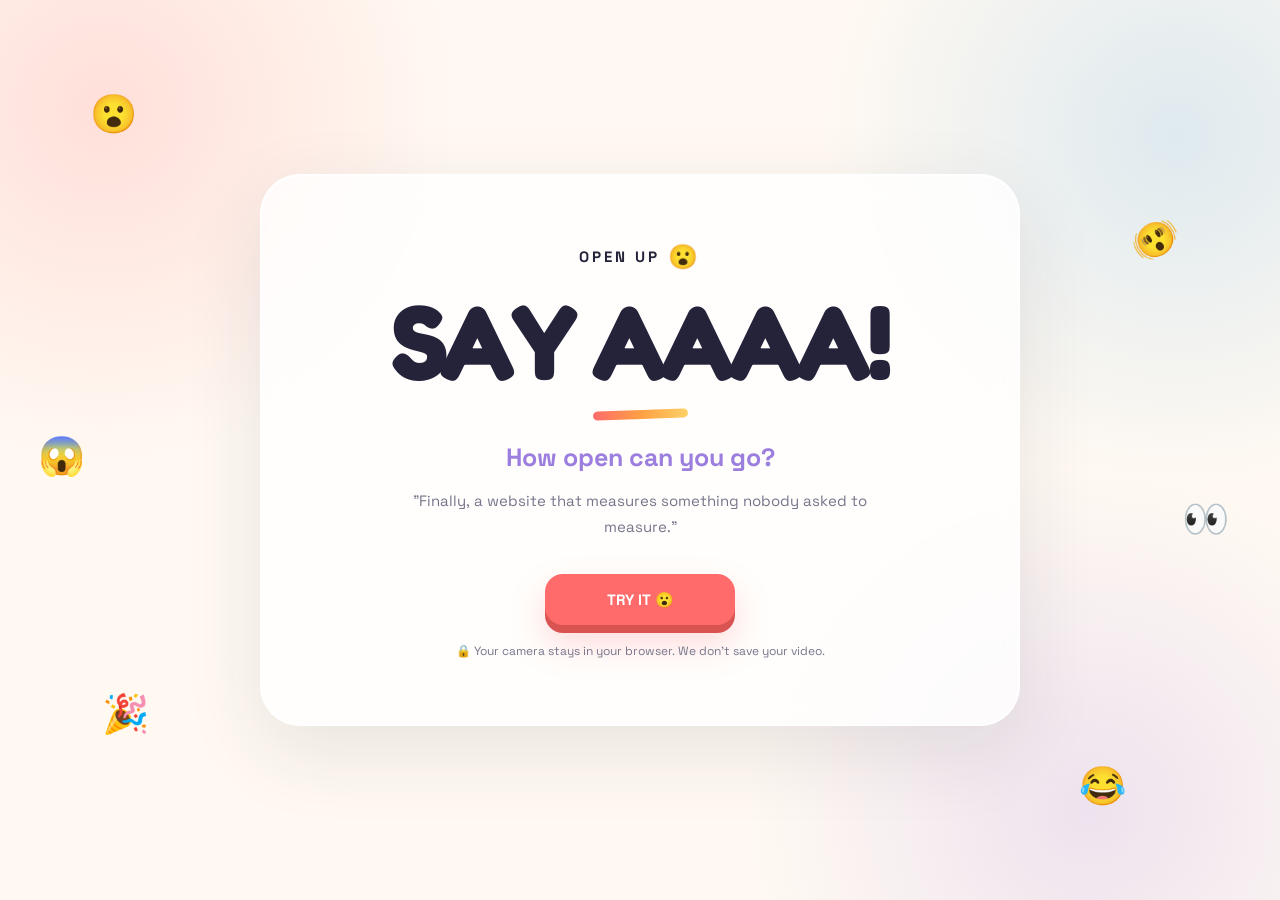
<file: index.html>
<!DOCTYPE html>
<html lang="en">
<head>
  <meta charset="UTF-8" />
  <meta name="viewport" content="width=device-width, initial-scale=1.0" />
  <meta name="description" content="OPEN UP 😮 - Finally, a website that measures something nobody asked to measure." />
  <title>OPEN UP 😮 | Say Aaaa!</title>
  <link rel="stylesheet" href="css/style.css" />
</head>
<body class="landing-page">

  <div class="floating-emoji" aria-hidden="true">😮</div>
  <div class="floating-emoji" aria-hidden="true">🫨</div>
  <div class="floating-emoji" aria-hidden="true">🎉</div>
  <div class="floating-emoji" aria-hidden="true">😂</div>
  <div class="floating-emoji" aria-hidden="true">😱</div>
  <div class="floating-emoji" aria-hidden="true">👀</div>

  <main class="landing">
    <section class="landing-card">
      <p class="site-name">OPEN UP <span class="bounce-emoji" aria-hidden="true">😮</span></p>

      <h1 class="hero-title">SAY AAAA!</h1>

      <p class="hero-tagline">How open can you go?</p>

      <p class="hero-quote">
        "Finally, a website that measures something nobody asked to measure."
      </p>

      <a href="camera.html" class="try-button">TRY IT 😮</a>

      <p class="privacy-note">🔒 Your camera stays in your browser. We don't save your video.</p>
    </section>
  </main>

  <script src="js/app.js"></script>
</body>
</html>
</file>
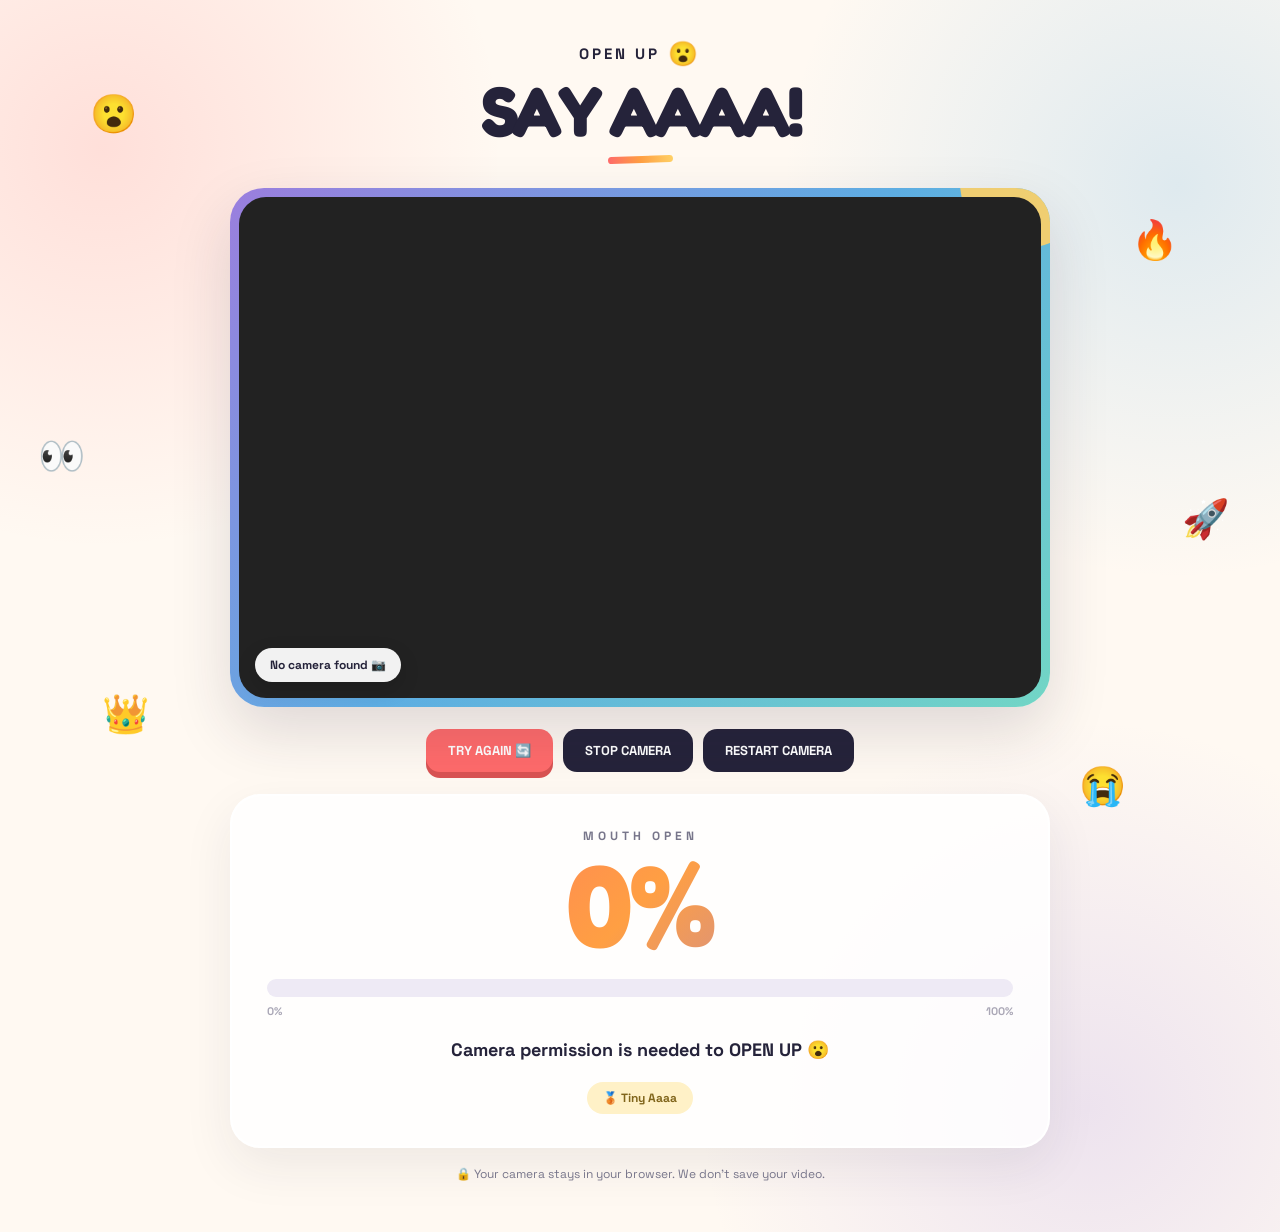
<file: camera.html>
<!DOCTYPE html>
<html lang="en">
<head>
  <meta charset="UTF-8" />
  <meta name="viewport" content="width=device-width, initial-scale=1.0" />
  <meta name="description" content="OPEN UP 😮 - Live mouth-opening measurement with your own camera. Maximal Aaaa engine." />
  <title>OPEN UP 😮 | Live Camera</title>
  <link rel="stylesheet" href="css/style.css" />
</head>
<body class="camera-page">

  <div class="floating-emoji" aria-hidden="true">😮</div>
  <div class="floating-emoji" aria-hidden="true">🔥</div>
  <div class="floating-emoji" aria-hidden="true">👑</div>
  <div class="floating-emoji" aria-hidden="true">😭</div>
  <div class="floating-emoji" aria-hidden="true">👀</div>
  <div class="floating-emoji" aria-hidden="true">🚀</div>

  <main class="camera-app">
    <header class="app-header">
      <p class="site-name">OPEN UP <span class="bounce-emoji" aria-hidden="true">😮</span></p>
      <h1 class="hero-title small">SAY AAAA!</h1>
    </header>

    <section class="camera-stage" aria-label="Live camera">
      <video id="camera" autoplay playsinline muted></video>
      <div id="camera-status" class="camera-status" role="status" aria-live="polite">
        Turning on the camera... 📷
      </div>
    </section>

    <div class="controls" aria-label="Camera controls">
      <button id="try-again-btn" type="button" class="btn btn-primary">TRY AGAIN 🔄</button>
      <button id="stop-btn" type="button" class="btn">STOP CAMERA</button>
      <button id="restart-btn" type="button" class="btn" hidden>RESTART CAMERA</button>
    </div>

    <section class="result" aria-live="polite">
      <p class="result-label">MOUTH OPEN</p>
      <p id="mouth-percent" class="mouth-percent">0%</p>

      <div class="progress" role="progressbar" aria-label="Mouth opening progress" aria-valuemin="0" aria-valuemax="100" aria-valuenow="0">
        <div id="progress-fill" class="progress-fill"></div>
      </div>
      <div class="progress-scale">
        <span>0%</span>
        <span>100%</span>
      </div>

      <p id="mouth-message" class="mouth-message">Preparing the Aaaa machine... 🤖</p>
      <p id="mouth-achievement" class="mouth-achievement">🥉 Tiny Aaaa</p>
    </section>

    <footer class="privacy-note">🔒 Your camera stays in your browser. We don't save your video.</footer>
  </main>

  <div id="max-banner" class="max-banner" hidden>
    <span class="max-banner-title">🎉 MAXIMUM AAAA! 🎉</span>
    <span class="max-banner-sub">THE MOUTH HAS PEAKED! 👑</span>
  </div>

  <div id="confetti" aria-hidden="true"></div>

  <script src="js/mouth.js"></script>
  <script src="js/camera.js"></script>
  <script src="js/app.js"></script>
</body>
</html>
</file>
<file: css/style.css>
/* =========================================================
   OPEN UP 😮
   FUN EXPERIMENTAL UI
   ========================================================= */

@import url('https://fonts.googleapis.com/css2?family=Fredoka:wght@400;500;600;700&family=Space+Grotesk:wght@400;500;600;700&display=swap');


/* =========================================================
   COLORS
   ========================================================= */

:root {
  --cream: #FFF9F2;
  --coral: #FF6B6B;
  --orange: #FF9F43;
  --purple: #9B7EDE;
  --blue: #5DADE2;
  --yellow: #FFD166;
  --mint: #72D6C5;

  --dark: #25233A;
  --muted: #77758A;
  --white: #FFFFFF;

  --shadow: rgba(37, 35, 58, 0.12);
}


/* =========================================================
   BASIC RESET
   ========================================================= */

* {
  box-sizing: border-box;
  margin: 0;
  padding: 0;
}

html {
  scroll-behavior: smooth;
}

body {
  min-height: 100vh;
  overflow-x: hidden;

  font-family: "Space Grotesk", sans-serif;

  color: var(--dark);

  background:
    radial-gradient(
      circle at 8% 12%,
      rgba(255, 107, 107, 0.18),
      transparent 25%
    ),
    radial-gradient(
      circle at 92% 15%,
      rgba(93, 173, 226, 0.20),
      transparent 25%
    ),
    radial-gradient(
      circle at 85% 90%,
      rgba(155, 126, 222, 0.18),
      transparent 25%
    ),
    var(--cream);
}

button,
a {
  font-family: inherit;
}

button {
  cursor: pointer;
}


/* =========================================================
   FLOATING EMOJIS
   ========================================================= */

.floating-emoji {
  position: fixed;

  z-index: 0;

  font-size: 38px;

  pointer-events: none;
  user-select: none;

  animation: floatEmoji 5s ease-in-out infinite;
}

.floating-emoji:nth-child(1) {
  top: 10%;
  left: 7%;
}

.floating-emoji:nth-child(2) {
  top: 24%;
  right: 8%;
  animation-delay: 1s;
}

.floating-emoji:nth-child(3) {
  bottom: 18%;
  left: 8%;
  animation-delay: 2s;
}

.floating-emoji:nth-child(4) {
  bottom: 10%;
  right: 12%;
  animation-delay: 3s;
}

.floating-emoji:nth-child(5) {
  top: 48%;
  left: 3%;
  animation-delay: 0.5s;
}

.floating-emoji:nth-child(6) {
  top: 55%;
  right: 4%;
  animation-delay: 1.5s;
}


@keyframes floatEmoji {

  0%,
  100% {
    transform: translateY(0) rotate(-5deg);
  }

  50% {
    transform: translateY(-18px) rotate(7deg);
  }
}


/* =========================================================
   LANDING PAGE
   ========================================================= */

.landing-page {
  min-height: 100vh;
}

.landing {

  position: relative;

  z-index: 1;

  min-height: 100vh;

  display: flex;

  align-items: center;

  justify-content: center;

  padding: 40px 20px;
}


/* =========================================================
   LANDING CARD
   ========================================================= */

.landing-card {

  width: min(760px, 100%);

  position: relative;

  padding: 65px 35px;

  text-align: center;

  background: rgba(255, 255, 255, 0.78);

  border: 2px solid rgba(255, 255, 255, 0.95);

  border-radius: 40px;

  box-shadow:
    0 25px 80px rgba(37, 35, 58, 0.10);

  backdrop-filter: blur(15px);
}


/* =========================================================
   SITE NAME
   ========================================================= */

.site-name {

  display: inline-flex;

  align-items: center;

  gap: 8px;

  margin-bottom: 22px;

  font-size: 15px;

  font-weight: 700;

  letter-spacing: 3px;

  color: var(--dark);
}


.bounce-emoji {

  display: inline-block;

  font-size: 24px;

  animation: bounceEmoji 1.5s infinite;
}


@keyframes bounceEmoji {

  0%,
  100% {
    transform: translateY(0) rotate(0);
  }

  50% {
    transform: translateY(-7px) rotate(8deg);
  }
}


/* =========================================================
   MAIN TITLE
   ========================================================= */

.hero-title {

  font-family: "Fredoka", sans-serif;

  font-size: clamp(58px, 11vw, 105px);

  line-height: 0.9;

  font-weight: 700;

  letter-spacing: -4px;

  color: var(--dark);

  margin-bottom: 22px;
}


.hero-title::after {

  content: "";

  display: block;

  width: 95px;

  height: 9px;

  margin: 22px auto 0;

  border-radius: 20px;

  background:
    linear-gradient(
      90deg,
      var(--coral),
      var(--orange),
      var(--yellow)
    );

  transform: rotate(-2deg);
}


/* =========================================================
   TAGLINE
   ========================================================= */

.hero-tagline {

  font-size: 25px;

  font-weight: 700;

  color: var(--purple);

  margin-bottom: 15px;
}


/* =========================================================
   QUOTE
   ========================================================= */

.hero-quote {

  max-width: 530px;

  margin: 0 auto 35px;

  color: var(--muted);

  font-size: 15px;

  line-height: 1.7;
}


/* =========================================================
   TRY BUTTON
   ========================================================= */

.try-button {

  display: inline-flex;

  align-items: center;

  justify-content: center;

  min-width: 190px;

  padding: 16px 30px;

  border-radius: 18px;

  background: var(--coral);

  color: var(--white);

  font-size: 15px;

  font-weight: 700;

  text-decoration: none;

  box-shadow:
    0 8px 0 #D95353,
    0 18px 35px rgba(255, 107, 107, 0.25);

  transition: all 0.2s ease;
}


.try-button:hover {

  transform: translateY(-4px);

  box-shadow:
    0 12px 0 #D95353,
    0 22px 40px rgba(255, 107, 107, 0.28);
}


.try-button:active {

  transform: translateY(3px);

  box-shadow:
    0 4px 0 #D95353,
    0 10px 20px rgba(255, 107, 107, 0.20);
}


/* =========================================================
   PRIVACY TEXT
   ========================================================= */

.privacy-note {

  text-align: center;

  margin-top: 18px;

  color: var(--muted);

  font-size: 12px;
}


/* =========================================================
   CAMERA PAGE
   ========================================================= */

.camera-page {

  padding: 0 20px 50px;
}


.camera-app {

  position: relative;

  z-index: 1;

  width: min(1000px, 100%);

  margin: 0 auto;
}


/* =========================================================
   CAMERA HEADER
   ========================================================= */

.app-header {

  text-align: center;

  padding: 38px 0 25px;
}


.app-header .site-name {

  margin-bottom: 10px;
}


.app-header .hero-title.small {

  font-size: clamp(42px, 7vw, 70px);

  margin-bottom: 0;
}


.app-header .hero-title.small::after {

  width: 65px;

  height: 7px;

  margin-top: 14px;
}


/* =========================================================
   CAMERA AREA
   ========================================================= */

.camera-stage {

  position: relative;

  width: min(820px, 100%);

  margin: 0 auto;

  padding: 9px;

  border-radius: 34px;

  background:
    linear-gradient(
      135deg,
      var(--purple),
      var(--blue),
      var(--mint)
    );

  box-shadow:
    0 25px 60px rgba(37, 35, 58, 0.15);

  overflow: hidden;
}


/* Decorative circle */

.camera-stage::before {

  content: "";

  position: absolute;

  width: 130px;

  height: 130px;

  border-radius: 50%;

  background: var(--yellow);

  top: -70px;

  right: -40px;

  opacity: 0.9;
}


/* Camera video */

#camera {

  display: block;

  width: 100%;

  aspect-ratio: 16 / 10;

  object-fit: cover;

  border-radius: 27px;

  background: #222;

  transform: scaleX(-1);
}


/* =========================================================
   CAMERA STATUS
   ========================================================= */

.camera-status {

  position: absolute;

  left: 25px;

  bottom: 25px;

  padding: 9px 15px;

  border-radius: 999px;

  background: rgba(255, 255, 255, 0.94);

  color: var(--dark);

  font-size: 12px;

  font-weight: 700;

  box-shadow:
    0 7px 20px rgba(0, 0, 0, 0.15);
}


/* =========================================================
   BUTTON CONTROLS
   ========================================================= */

.controls {

  display: flex;

  align-items: center;

  justify-content: center;

  gap: 10px;

  flex-wrap: wrap;

  margin: 22px 0;
}


.btn {

  border: none;

  border-radius: 14px;

  padding: 13px 22px;

  background: var(--dark);

  color: white;

  font-size: 13px;

  font-weight: 700;

  transition: all 0.2s ease;
}


.btn:hover {

  transform: translateY(-2px);

  background: #38354E;
}


.btn-primary {

  background: var(--coral);

  box-shadow:
    0 6px 0 #D95353;
}


.btn-primary:hover {

  background: var(--coral);

  transform: translateY(-3px);
}


.btn-primary:active {

  transform: translateY(2px);

  box-shadow:
    0 3px 0 #D95353;
}


/* =========================================================
   RESULT CARD
   ========================================================= */

.result {

  width: min(820px, 100%);

  margin: 0 auto;

  padding: 32px 35px;

  text-align: center;

  background: rgba(255, 255, 255, 0.84);

  border-radius: 30px;

  border: 2px solid rgba(255, 255, 255, 0.95);

  box-shadow:
    0 18px 50px rgba(37, 35, 58, 0.08);
}


/* =========================================================
   RESULT LABEL
   ========================================================= */

.result-label {

  font-size: 12px;

  letter-spacing: 4px;

  font-weight: 800;

  color: var(--muted);

  margin-bottom: 5px;
}


/* =========================================================
   MOUTH PERCENTAGE
   ========================================================= */

.mouth-percent {

  font-family: "Fredoka", sans-serif;

  font-size: clamp(70px, 12vw, 115px);

  line-height: 0.95;

  font-weight: 700;

  letter-spacing: -4px;

  background:
    linear-gradient(
      135deg,
      var(--coral),
      var(--orange),
      var(--purple)
    );

  -webkit-background-clip: text;

  background-clip: text;

  color: transparent;

  margin-bottom: 20px;
}


/* =========================================================
   PROGRESS BAR
   ========================================================= */

.progress {

  width: 100%;

  height: 18px;

  padding: 4px;

  background: #EEEAF5;

  border-radius: 999px;

  overflow: hidden;
}


.progress-fill {

  width: 0%;

  height: 100%;

  border-radius: 999px;

  background:
    linear-gradient(
      90deg,
      var(--coral),
      var(--orange),
      var(--yellow),
      var(--mint),
      var(--blue),
      var(--purple)
    );

  transition: width 0.15s ease;
}


/* =========================================================
   PROGRESS SCALE
   ========================================================= */

.progress-scale {

  display: flex;

  justify-content: space-between;

  margin-top: 7px;

  color: #AAA7B6;

  font-size: 11px;

  font-weight: 700;
}


/* =========================================================
   MOUTH MESSAGE
   ========================================================= */

.mouth-message {

  min-height: 30px;

  margin-top: 20px;

  color: var(--dark);

  font-size: 18px;

  font-weight: 700;
}


/* =========================================================
   ACHIEVEMENT
   ========================================================= */

.mouth-achievement {

  display: inline-flex;

  align-items: center;

  justify-content: center;

  margin-top: 14px;

  padding: 8px 16px;

  border-radius: 999px;

  background: #FFF1C7;

  color: #80651B;

  font-size: 12px;

  font-weight: 800;
}


/* =========================================================
   MAXIMUM AAAA BANNER
   ========================================================= */

/*
IMPORTANT:
The HTML has:

<div id="max-banner" class="max-banner" hidden>

This rule keeps it hidden until JavaScript
removes the "hidden" attribute.
*/

#max-banner[hidden] {

  display: none !important;
}


.max-banner {

  position: fixed;

  inset: 0;

  z-index: 999;

  display: flex;

  flex-direction: column;

  align-items: center;

  justify-content: center;

  text-align: center;

  padding: 30px;

  background:
    radial-gradient(
      circle,
      rgba(255, 209, 102, 0.97),
      rgba(155, 126, 222, 0.97)
    );

  animation: maximumAppear 0.4s ease;
}


.max-banner-title {

  font-family: "Fredoka", sans-serif;

  font-size: clamp(45px, 9vw, 90px);

  line-height: 1;

  color: white;

  text-shadow:
    4px 4px 0 rgba(37, 35, 58, 0.15);

  animation: maxBounce 1s infinite alternate;
}


.max-banner-sub {

  margin-top: 20px;

  color: white;

  font-size: 18px;

  font-weight: 800;

  letter-spacing: 2px;
}


@keyframes maximumAppear {

  from {
    opacity: 0;
    transform: scale(0.9);
  }

  to {
    opacity: 1;
    transform: scale(1);
  }
}


@keyframes maxBounce {

  from {
    transform: scale(1) rotate(-2deg);
  }

  to {
    transform: scale(1.05) rotate(2deg);
  }
}


/* =========================================================
   CONFETTI
   ========================================================= */

#confetti {

  position: fixed;

  inset: 0;

  pointer-events: none;

  z-index: 1000;
}


/* =========================================================
   HIDDEN ELEMENT SUPPORT
   ========================================================= */

[hidden] {

  display: none !important;
}


/* =========================================================
   MOBILE
   ========================================================= */

@media (max-width: 700px) {

  .landing {

    padding: 20px 12px;
  }


  .landing-card {

    padding: 48px 22px;

    border-radius: 30px;
  }


  .hero-title {

    font-size: 58px;

    letter-spacing: -3px;
  }


  .hero-tagline {

    font-size: 21px;
  }


  .hero-quote {

    font-size: 14px;
  }


  .camera-page {

    padding: 0 12px 35px;
  }


  .app-header {

    padding-top: 25px;
  }


  .camera-stage {

    padding: 6px;

    border-radius: 24px;
  }


  #camera {

    border-radius: 19px;

    aspect-ratio: 4 / 3;
  }


  .camera-status {

    left: 16px;

    bottom: 16px;

    font-size: 10px;

    padding: 7px 11px;
  }


  .result {

    padding: 27px 18px;

    border-radius: 24px;
  }


  .mouth-percent {

    font-size: 80px;
  }


  .mouth-message {

    font-size: 16px;
  }


  .floating-emoji {

    font-size: 27px;

    opacity: 0.65;
  }


  .controls {

    flex-direction: column;
  }


  .btn {

    width: min(260px, 100%);
  }
}


/* =========================================================
   SMALL PHONES
   ========================================================= */

@media (max-width: 420px) {

  .hero-title {

    font-size: 48px;
  }


  .app-header .hero-title.small {

    font-size: 43px;
  }


  .mouth-percent {

    font-size: 70px;
  }


  .result {

    padding: 24px 15px;
  }
}
</file>
